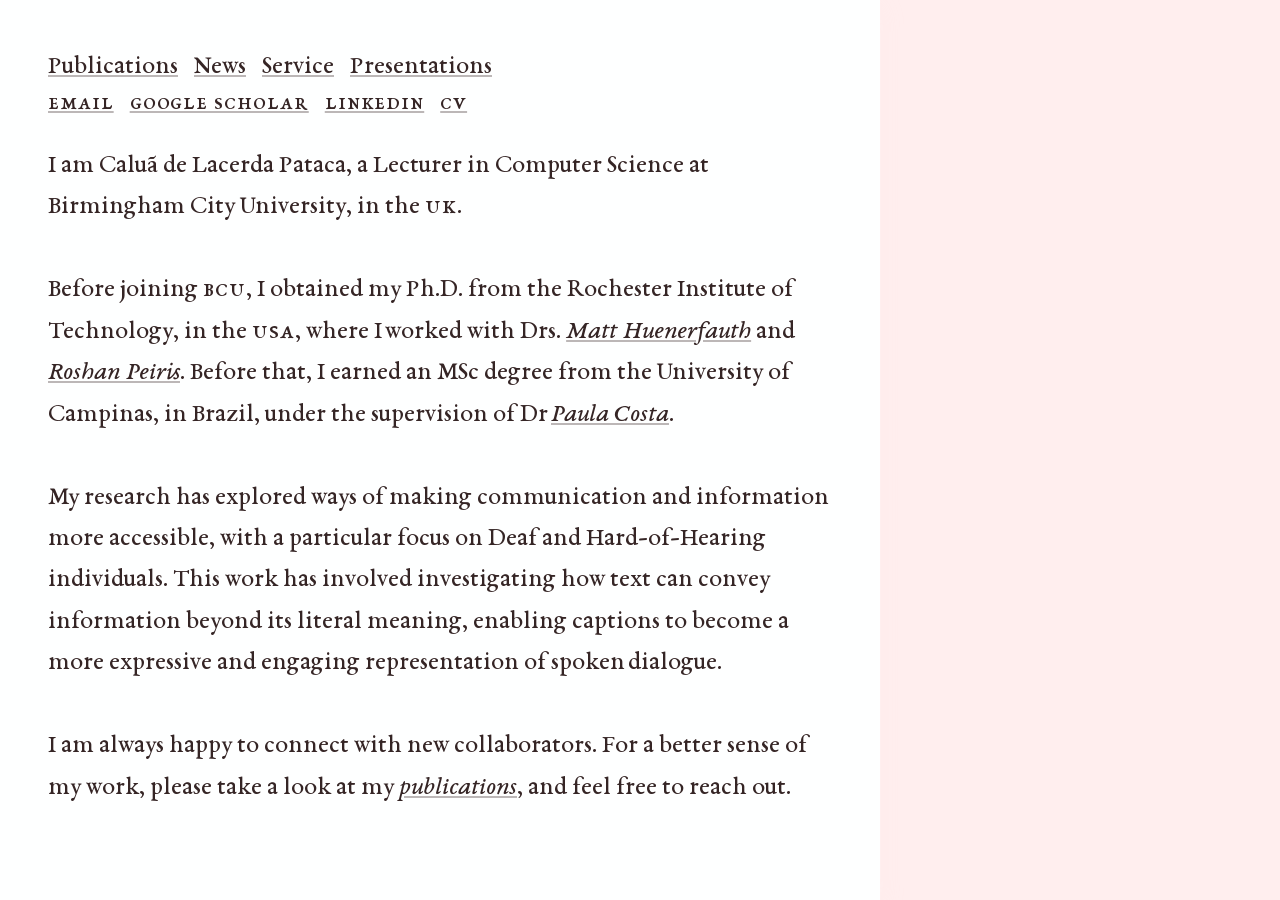
<file: index.html>
<!DOCTYPE html>
<html>

<head>
  <meta charset="utf-8" />
  <meta http-equiv="X-UA-Compatible" content="IE=edge" />
  <title>Caluã de Lacerda Pataca / Lecturer in Computer Science</title>
  <meta name="description"
    content="Personal website of Caluã de Lacerda Pataca, Lecturer in Computer Science at Birmingham City University, working on accessibility, caption design, and inclusive communication." />

  <meta name="viewport" content="width=device-width, initial-scale=1" />

  <link data-n-head="ssr" rel="icon"
    href="data:image/svg+xml,<svg xmlns=%22http://www.w3.org/2000/svg%22 viewBox=%220 0 100 100%22><text y=%22.9em%22 font-size=%2290%22>🌻</text></svg>" />
  <script data-n-head="ssr" src="https://cloud.umami.is/script.js" defer
    data-website-id="608de876-af07-40ec-b007-43254eeeaac6"></script>
  <link rel="preload" href="./fonts/EB-Garamond/EBGaramond08-Regular.woff2" as="font" type="font/woff2" crossorigin>
  <link rel="preload" href="./fonts/EB-Garamond/EBGaramond08-Italic.woff2" as="font" type="font/woff2" crossorigin>
  <link rel="stylesheet" href="./css/reset.css" />
  <link rel="stylesheet" href="./css/styles.css" />
</head>

<body>
  <nav class="contact">
    <ul class="nav-internal">
      <li><a href="./publications.html">Publications</a></li>
      <li><a href="./news.html">News</a></li>
      <li><a href="./service.html">Service</a></li>
      <li><a href="./presentations.html">Presentations</a></li>
    </ul>

    <ul class="nav-external">
      <li><a href="mailto:calua.pataca@gmail.com">Email</a></li>
      <li><a href="https://scholar.google.com/citations?user=XVUen9MAAAAJ&hl=en" target="_blank">Google Scholar</a></li>
      <li><a href="https://linkedin.com/in/calua" target="_blank">LinkedIn</a></li>
      <li><a href="./files/CV_Calua_de_Lacerda_Pataca.pdf"><span class="sc">CV</span></a></li>
    </ul>
  </nav>
  <main>
    <p>
      I am Caluã de Lacerda Pataca, a Lecturer in Computer Science at
      Birmingham City University, in the
      <span class="sc">UK</span>.
    </p>

    <p>
      Before joining <span class="sc">BCU</span>, I obtained my Ph.D. from the
      Rochester Institute of Technology, in the <span class="sc">USA</span>,
      where I&nbsp;worked with Drs.
      <a href="https://huenerfauth.ist.rit.edu/">Matt Huenerfauth</a> and
      <a href="https://www.roshanpeiris.com/">Roshan Peiris</a>. Before that,
      I earned an MSc degree from the University of Campinas, in Brazil, under the
      supervision of Dr&nbsp;<a href="https://pdpcosta.github.io/">Paula&nbsp;Costa</a>.
    </p>

    <p>
      My research has explored ways of making communication and information
      more accessible, with a particular focus on Deaf and Hard-of-Hearing
      individuals. This work has involved investigating how text can convey
      information beyond its literal meaning, enabling captions to become a
      more expressive and engaging representation of spoken&nbsp;dialogue.
    </p>

    <p>
      I am always happy to connect with new collaborators. For a better sense
      of my work, please take a look at my
      <a href="./publications.html">publications</a>, and feel free to reach
      out.
    </p>
  </main>
</body>

</html>
</file>
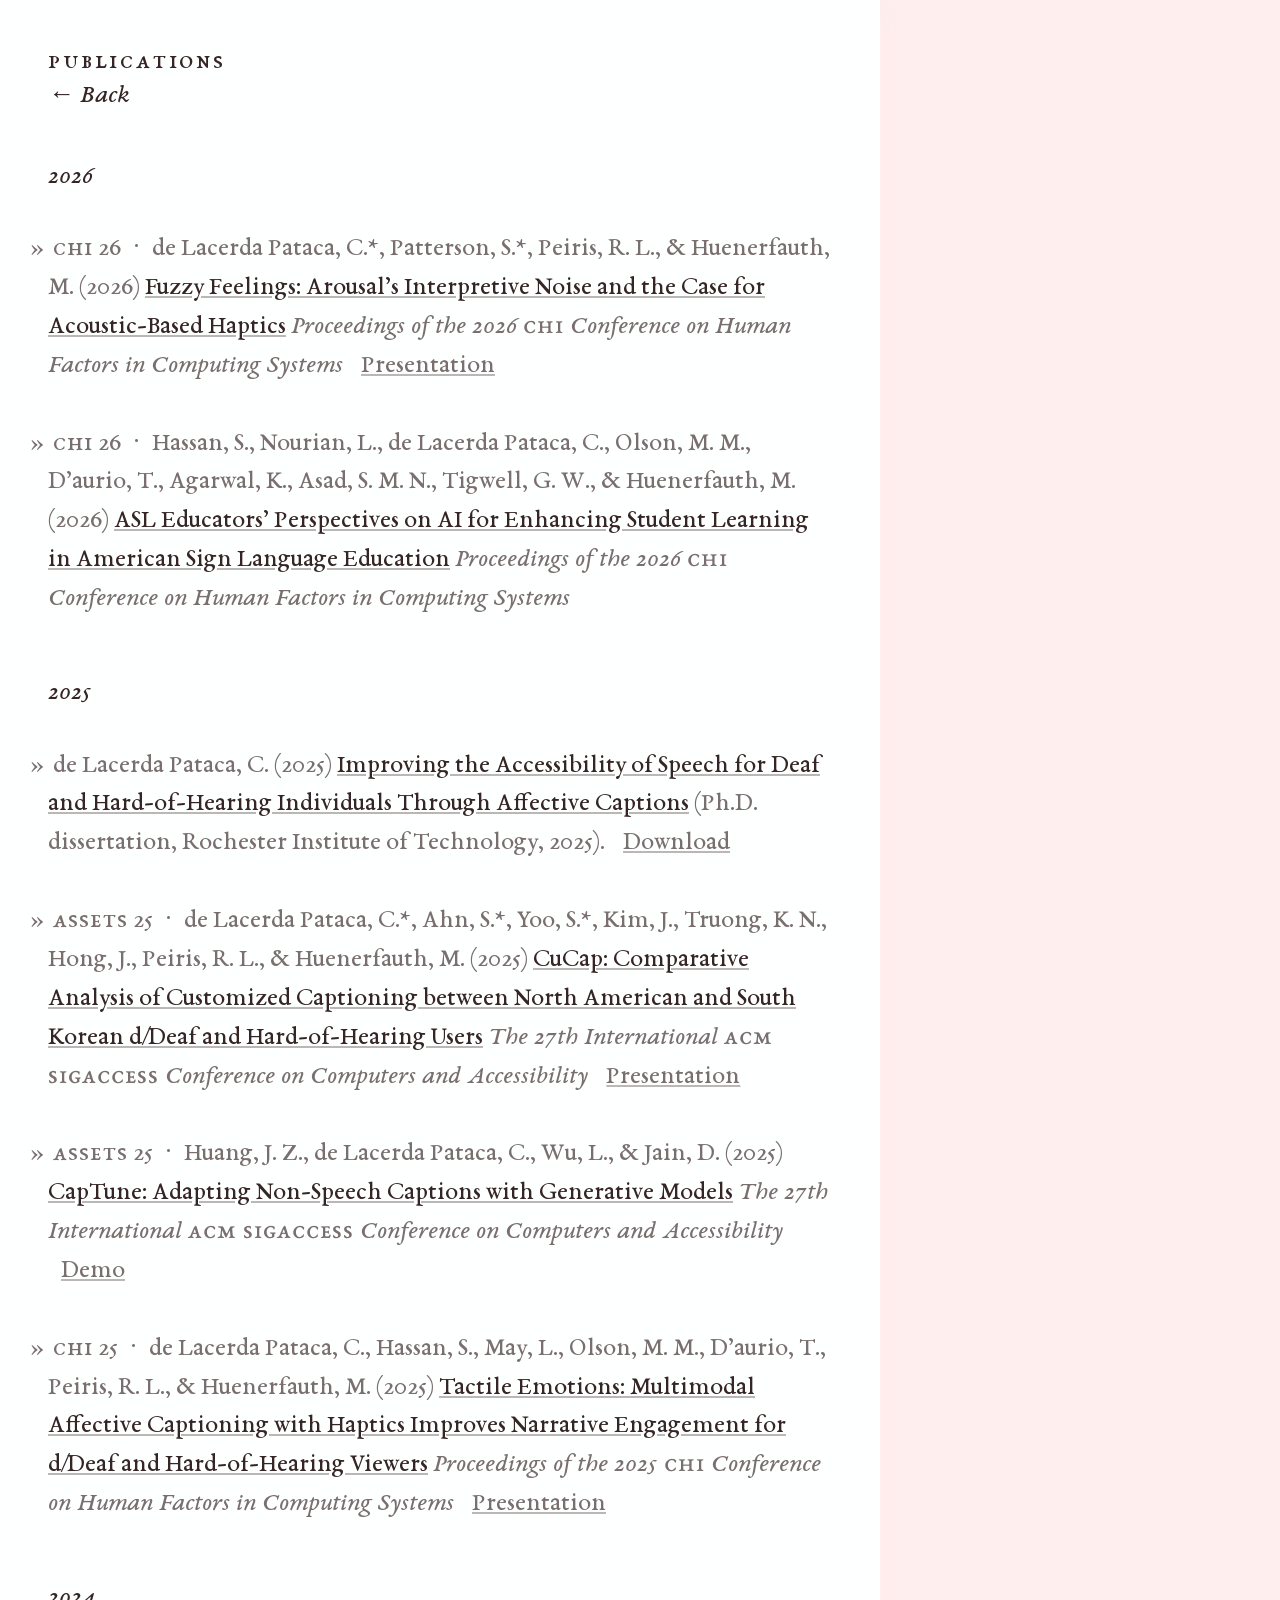
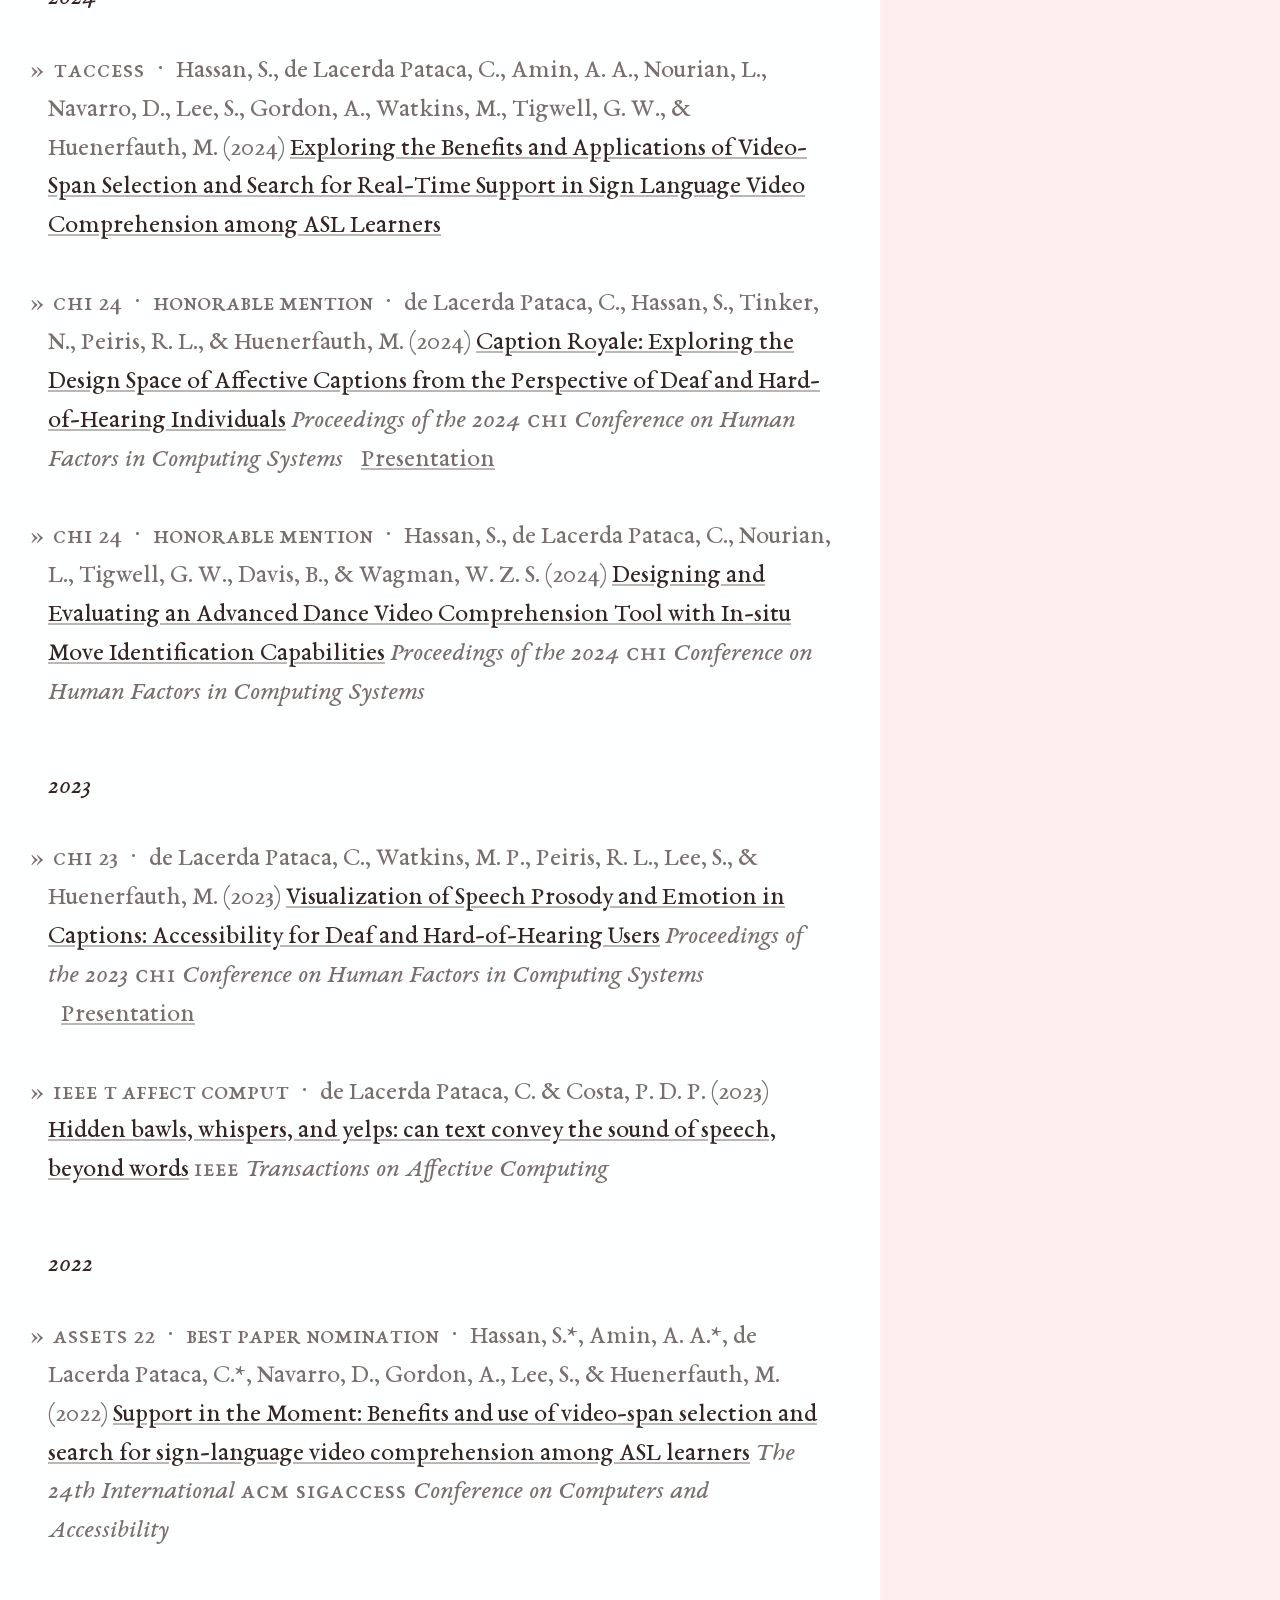
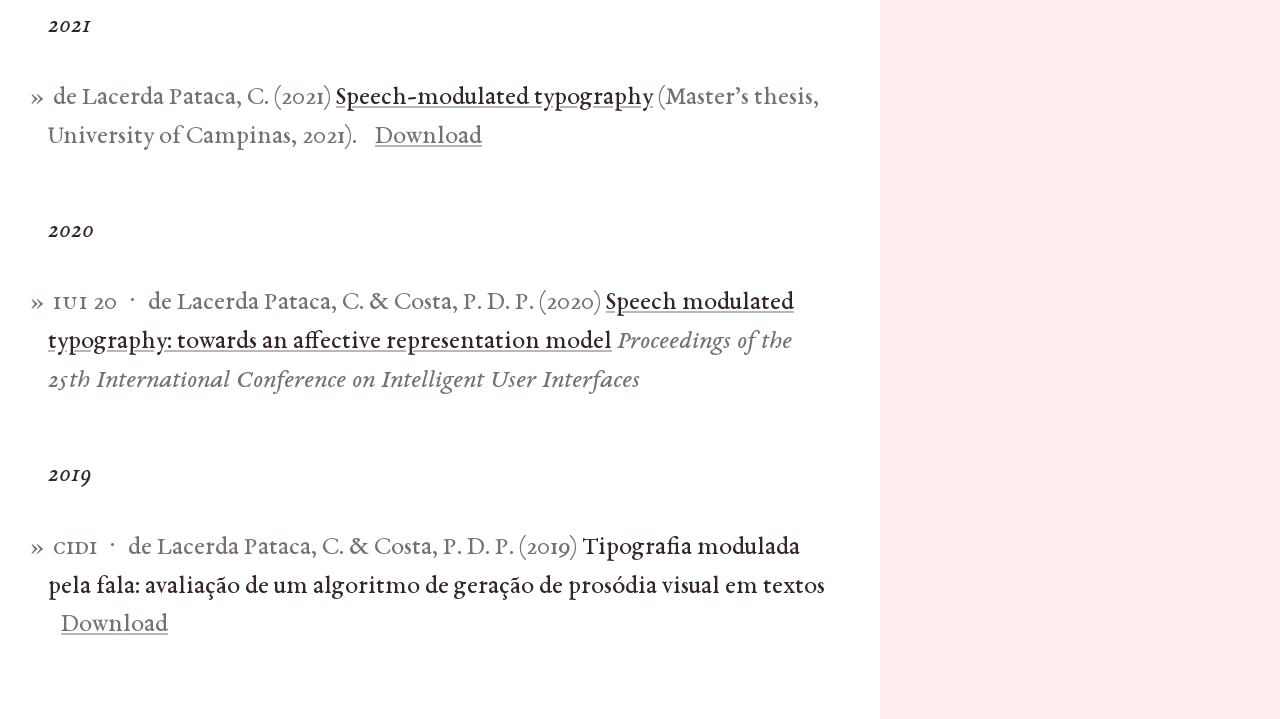
<file: publications.html>
<!DOCTYPE html>
<html>

<head>
  <meta charset="utf-8" />
  <meta http-equiv="X-UA-Compatible" content="IE=edge" />
  <title>Publications / Caluã de Lacerda Pataca</title>
  <meta name="description"
    content="Publications by Caluã de Lacerda Pataca, Lecturer in Computer Science at Birmingham City University, focused on accessibility, captioning, and Deaf and Hard-of-Hearing communication." />
  <meta name="viewport" content="width=device-width, initial-scale=1" />

  <link data-n-head="ssr" rel="icon"
    href="data:image/svg+xml,<svg xmlns=%22http://www.w3.org/2000/svg%22 viewBox=%220 0 100 100%22><text y=%22.9em%22 font-size=%2290%22>🌻</text></svg>" />
  <script data-n-head="ssr" src="https://cloud.umami.is/script.js" defer
    data-website-id="608de876-af07-40ec-b007-43254eeeaac6"></script>
  <link rel="preload" href="./fonts/EB-Garamond/EBGaramond08-Regular.woff2" as="font" type="font/woff2" crossorigin>
  <link rel="preload" href="./fonts/EB-Garamond/EBGaramond08-Italic.woff2" as="font" type="font/woff2" crossorigin>
  <link rel="stylesheet" href="./css/reset.css" />
  <link rel="stylesheet" href="./css/styles.css" />
</head>

<body>
  <h1>Publications</h1>
  <a href="./" class="back-home">← Back</a>
  <ul class="content-list publications">
    <!-- PUBLICATIONS:START -->
  <h2>2026</h2>
  <ul class="content-list publications">
      <li>
        <span class="venue-tag"><span class="sc">CHI</span> 26</span>
        <span class="authors"><span class="me-the-author">de Lacerda Pataca, C.*</span>, Patterson, S.*, Peiris, R. L., &amp; Huenerfauth, M.</span>
        (2026)
        <a href="https://dl.acm.org/doi/10.1145/3772318.3793421" class="paper-title">Fuzzy Feelings: Arousal’s Interpretive Noise and the Case for Acoustic-Based Haptics</a>
        <em>Proceedings of the 2026 <span class="sc">CHI</span> Conference on Human Factors in Computing Systems</em>
        <a href="https://www.youtube.com/watch?v=Xv72Aiy6bvo" class="youtube-link">Presentation</a>
      </li>
      <li>
        <span class="venue-tag"><span class="sc">CHI</span> 26</span>
        <span class="authors">Hassan, S., Nourian, L., <span class="me-the-author">de Lacerda Pataca, C.</span>, Olson, M. M., D’aurio, T., Agarwal, K., Asad, S. M. N., Tigwell, G. W., &amp; Huenerfauth, M.</span>
        (2026)
        <a href="https://dl.acm.org/doi/10.1145/3772318.3791928" class="paper-title">ASL Educators’ Perspectives on AI for Enhancing Student Learning in American Sign Language Education</a>
        <em>Proceedings of the 2026 <span class="sc">CHI</span> Conference on Human Factors in Computing Systems</em>
      </li>
  </ul>
  <h2>2025</h2>
  <ul class="content-list publications">
      <li>
        <span class="authors me-the-author">de Lacerda Pataca, C.</span>
        (2025)
        <a href="https://repository.rit.edu/theses/12338/" class="paper-title">Improving the Accessibility of Speech for Deaf and Hard-of-Hearing Individuals Through Affective Captions</a>
        (Ph.D. dissertation, Rochester Institute of Technology, 2025). <a href="/files/phd_dissertation.pdf" class="download-link">Download</a>
      </li>
      <li>
        <span class="venue-tag"><span class="sc">ASSETS</span> 25</span>
        <span class="authors"><span class="me-the-author">de Lacerda Pataca, C.*</span>, Ahn, S.*, Yoo, S.*, Kim, J., Truong, K. N., Hong, J., Peiris, R. L., &amp; Huenerfauth, M.</span>
        (2025)
        <a href="https://dl.acm.org/doi/full/10.1145/3663547.3746400" class="paper-title">CuCap: Comparative Analysis of Customized Captioning between North American and South Korean d/Deaf and Hard-of-Hearing Users</a>
        <em>The 27th International <span class="sc">ACM</span> <span class="sc">SIGACCESS</span> Conference on Computers and Accessibility</em>
        <a href="https://youtu.be/KKHExz4NJt8" class="youtube-link">Presentation</a>
      </li>
      <li>
        <span class="venue-tag"><span class="sc">ASSETS</span> 25</span>
        <span class="authors">Huang, J. Z., <span class="me-the-author">de Lacerda Pataca, C.</span>, Wu, L., &amp; Jain, D.</span>
        (2025)
        <a href="https://dl.acm.org/doi/10.1145/3663547.3746346" class="paper-title">CapTune: Adapting Non-Speech Captions with Generative Models</a>
        <em>The 27th International <span class="sc">ACM</span> <span class="sc">SIGACCESS</span> Conference on Computers and Accessibility</em>
        <a href="https://dl.acm.org/doi/10.1145/3663547.3759724" class="download-link">Demo</a>
      </li>
      <li>
        <span class="venue-tag"><span class="sc">CHI</span> 25</span>
        <span class="authors"><span class="me-the-author">de Lacerda Pataca, C.</span>, Hassan, S., May, L., Olson, M. M., D’aurio, T., Peiris, R. L., &amp; Huenerfauth, M.</span>
        (2025)
        <a href="https://dl.acm.org/doi/10.1145/3706598.3713304" class="paper-title">Tactile Emotions: Multimodal Affective Captioning with Haptics Improves Narrative Engagement for d/Deaf and Hard-of-Hearing Viewers</a>
        <em>Proceedings of the 2025 <span class="sc">CHI</span> Conference on Human Factors in Computing Systems</em>
        <a href="https://www.youtube.com/watch?v=Bz_qZBOHw5U" class="youtube-link">Presentation</a>
      </li>
  </ul>
  <h2>2024</h2>
  <ul class="content-list publications">
      <li>
        <span class="venue-tag"><span class="sc">TACCESS</span></span>
        <span class="authors">Hassan, S., <span class="me-the-author">de Lacerda Pataca, C.</span>, Amin, A. A., Nourian, L., Navarro, D., Lee, S., Gordon, A., Watkins, M., Tigwell, G. W., &amp; Huenerfauth, M.</span>
        (2024)
        <a href="https://dl.acm.org/doi/10.1145/3690647" class="paper-title">Exploring the Benefits and Applications of Video-Span Selection and Search for Real-Time Support in Sign Language Video Comprehension among ASL Learners</a>
      </li>
      <li>
        <span class="venue-tag"><span class="sc">CHI</span> 24</span>
        <span class="award">Honorable Mention</span>
        <span class="authors"><span class="me-the-author">de Lacerda Pataca, C.</span>, Hassan, S., Tinker, N., Peiris, R. L., &amp; Huenerfauth, M.</span>
        (2024)
        <a href="https://dl.acm.org/doi/10.1145/3613904.3642258" class="paper-title">Caption Royale: Exploring the Design Space of Affective Captions from the Perspective of Deaf and Hard-of-Hearing Individuals</a>
        <em>Proceedings of the 2024 <span class="sc">CHI</span> Conference on Human Factors in Computing Systems</em>
        <a href="https://www.youtube.com/watch?v=53jOrFtroSE" class="youtube-link">Presentation</a>
      </li>
      <li>
        <span class="venue-tag"><span class="sc">CHI</span> 24</span>
        <span class="award">Honorable Mention</span>
        <span class="authors">Hassan, S., <span class="me-the-author">de Lacerda Pataca, C.</span>, Nourian, L., Tigwell, G. W., Davis, B., &amp; Wagman, W. Z. S.</span>
        (2024)
        <a href="https://dl.acm.org/doi/full/10.1145/3613904.3642710" class="paper-title">Designing and Evaluating an Advanced Dance Video Comprehension Tool with In-situ Move Identification Capabilities</a>
        <em>Proceedings of the 2024 <span class="sc">CHI</span> Conference on Human Factors in Computing Systems</em>
      </li>
  </ul>
  <h2>2023</h2>
  <ul class="content-list publications">
      <li>
        <span class="venue-tag"><span class="sc">CHI</span> 23</span>
        <span class="authors"><span class="me-the-author">de Lacerda Pataca, C.</span>, Watkins, M. P., Peiris, R. L., Lee, S., &amp; Huenerfauth, M.</span>
        (2023)
        <a href="https://dl.acm.org/doi/10.1145/3544548.3581511" class="paper-title">Visualization of Speech Prosody and Emotion in Captions: Accessibility for Deaf and Hard-of-Hearing Users</a>
        <em>Proceedings of the 2023 <span class="sc">CHI</span> Conference on Human Factors in Computing Systems</em>
        <a href="https://www.youtube.com/watch?v=ijG6jj6bpxA" class="youtube-link">Presentation</a>
      </li>
      <li>
        <span class="venue-tag"><span class="sc">IEEE</span> T AFFECT COMPUT</span>
        <span class="authors"><span class="me-the-author">de Lacerda Pataca, C.</span> &amp; Costa, P. D. P.</span>
        (2023)
        <a href="https://ieeexplore.ieee.org/document/9773993" class="paper-title">Hidden bawls, whispers, and yelps: can text convey the sound of speech, beyond words</a>
        <em><span class="sc">IEEE</span> Transactions on Affective Computing</em>
      </li>
  </ul>
  <h2>2022</h2>
  <ul class="content-list publications">
      <li>
        <span class="venue-tag"><span class="sc">ASSETS</span> 22</span>
        <span class="award">Best Paper Nomination</span>
        <span class="authors">Hassan, S.*, Amin, A. A.*, <span class="me-the-author">de Lacerda Pataca, C.*</span>, Navarro, D., Gordon, A., Lee, S., &amp; Huenerfauth, M.</span>
        (2022)
        <a href="https://dl.acm.org/doi/10.1145/3517428.3544883" class="paper-title">Support in the Moment: Benefits and use of video-span selection and search for sign-language video comprehension among ASL learners</a>
        <em>The 24th International <span class="sc">ACM</span> <span class="sc">SIGACCESS</span> Conference on Computers and Accessibility</em>
      </li>
  </ul>
  <h2>2021</h2>
  <ul class="content-list publications">
      <li>
        <span class="authors me-the-author">de Lacerda Pataca, C.</span>
        (2021)
        <a href="https://repositorio.unicamp.br/acervo/detalhe/1241950" class="paper-title">Speech-modulated typography</a>
        (Master’s thesis, University of Campinas, 2021). <a href="/files/2020_10_Thesis_MSc_Calua_Pataca.pdf" class="download-link">Download</a>
      </li>
  </ul>
  <h2>2020</h2>
  <ul class="content-list publications">
      <li>
        <span class="venue-tag"><span class="sc">IUI</span> 20</span>
        <span class="authors"><span class="me-the-author">de Lacerda Pataca, C.</span> &amp; Costa, P. D. P.</span>
        (2020)
        <a href="https://dl.acm.org/doi/10.1145/3377325.3377526" class="paper-title">Speech modulated typography: towards an affective representation model</a>
        <em>Proceedings of the 25th International Conference on Intelligent User Interfaces</em>
      </li>
  </ul>
  <h2>2019</h2>
  <ul class="content-list publications">
      <li>
        <span class="venue-tag">CIDI</span>
        <span class="authors"><span class="me-the-author">de Lacerda Pataca, C.</span> &amp; Costa, P. D. P.</span>
        (2019)
        <span class="paper-title">Tipografia modulada pela fala: avaliação de um algoritmo de geração de prosódia visual em textos</span>
        <a href="/files/4.0314.pdf" class="download-link">Download</a>
      </li>
  </ul>
<!-- PUBLICATIONS:END -->
  </ul>
</body>

</html>
</file>
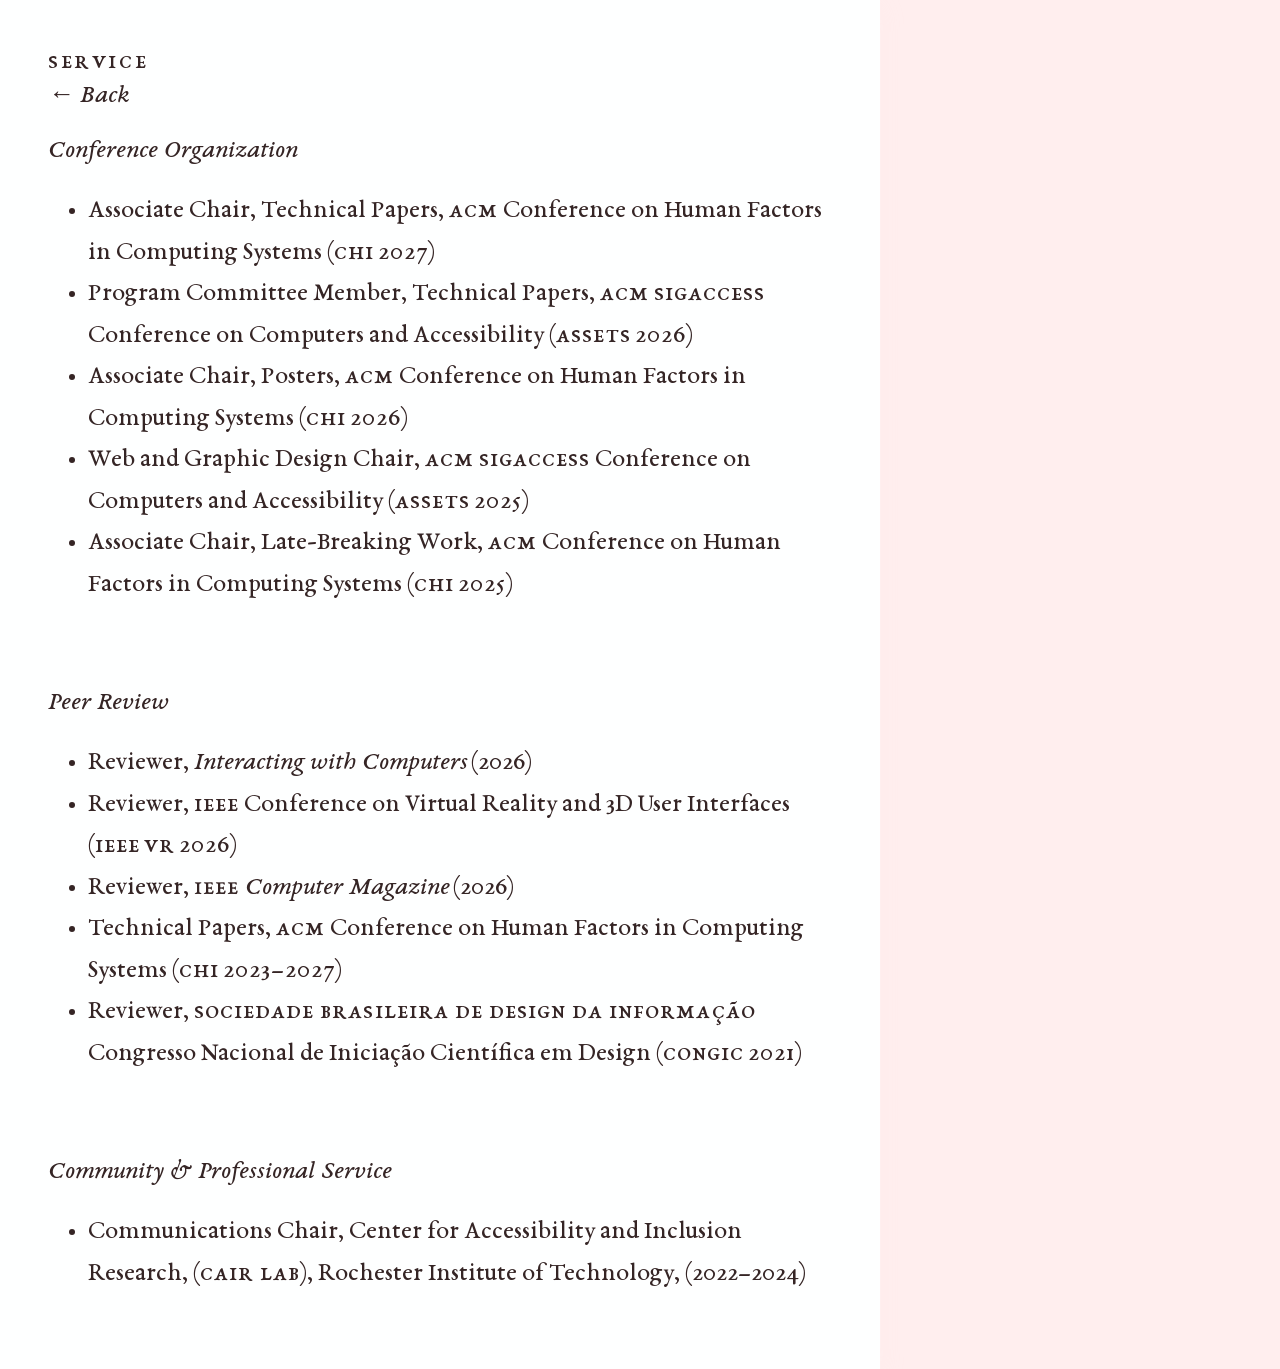
<file: service.html>
<!DOCTYPE html>
<html>

<head>
  <meta charset="utf-8" />
  <meta http-equiv="X-UA-Compatible" content="IE=edge" />
  <title>Service / Caluã de Lacerda Pataca</title>
  <meta name="description"
    content="Academic and professional service by Caluã de Lacerda Pataca, including conference organization and peer review in HCI and accessibility." />
  <meta name="viewport" content="width=device-width, initial-scale=1" />

  <link rel="icon"
    href="data:image/svg+xml,<svg xmlns=%22http://www.w3.org/2000/svg%22 viewBox=%220 0 100 100%22><text y=%22.9em%22 font-size=%2290%22>🌻</text></svg>" />

  <script src="https://cloud.umami.is/script.js" defer data-website-id="608de876-af07-40ec-b007-43254eeeaac6"></script>

  <link rel="preload" href="./fonts/EB-Garamond/EBGaramond08-Regular.woff2" as="font" type="font/woff2" crossorigin>
  <link rel="preload" href="./fonts/EB-Garamond/EBGaramond08-Italic.woff2" as="font" type="font/woff2" crossorigin>
  <link rel="stylesheet" href="./css/reset.css" />
  <link rel="stylesheet" href="./css/styles.css" />
</head>

<body>
  <h1>Service</h1>
  <a href="./" class="back-home">← Back</a>

  <main>
    <!-- SERVICE:START -->
    <section>
      <h2>Conference Organization</h2>
      <ul>
        <li>Associate Chair, Technical Papers, <span class="sc">ACM</span> Conference on Human Factors in Computing Systems (<span class="sc">CHI 2027</span>)</li>
        <li>Program Committee Member, Technical Papers, <span class="sc">ACM</span> <span class="sc">SIGACCESS</span> Conference on Computers and Accessibility (<span class="sc">ASSETS 2026</span>)</li>
        <li>Associate Chair, Posters, <span class="sc">ACM</span> Conference on Human Factors in Computing Systems (<span class="sc">CHI 2026</span>)</li>
        <li>Web and Graphic Design Chair, <span class="sc">ACM</span> <span class="sc">SIGACCESS</span> Conference on Computers and Accessibility (<span class="sc">ASSETS 2025</span>)</li>
        <li>Associate Chair, Late-Breaking Work, <span class="sc">ACM</span> Conference on Human Factors in Computing Systems (<span class="sc">CHI 2025</span>)</li>
      </ul>
    </section>

    <section>
      <h2>Peer Review</h2>
      <ul>
        <li>Reviewer, <em>Interacting with Computers</em>&nbsp;(2026)</li>
        <li>Reviewer, <span class="sc">IEEE</span> Conference on Virtual Reality and 3D User Interfaces (<span class="sc">IEEE VR 2026</span>)</li>
        <li>Reviewer, <em><span class="sc">IEEE</span> Computer Magazine</em>&nbsp;(2026)</li>
        <li>Technical Papers, <span class="sc">ACM</span> Conference on Human Factors in Computing Systems (<span class="sc">CHI 2023–2027</span>)</li>
        <li>Reviewer, <span class="sc">Sociedade Brasileira de Design da Informação</span> Congresso Nacional de Iniciação Científica em Design (<span class="sc">CONGIC 2021</span>)</li>
      </ul>
    </section>

    <section>
      <h2>Community &amp; Professional Service</h2>
      <ul>
        <li>Communications Chair, Center for Accessibility and Inclusion Research, (<span class="sc">CAIR Lab</span>), Rochester Institute of Technology, (2022–2024)</li>
      </ul>
    </section>
    <!-- SERVICE:END -->
  </main>
</body>

</html>
</file>
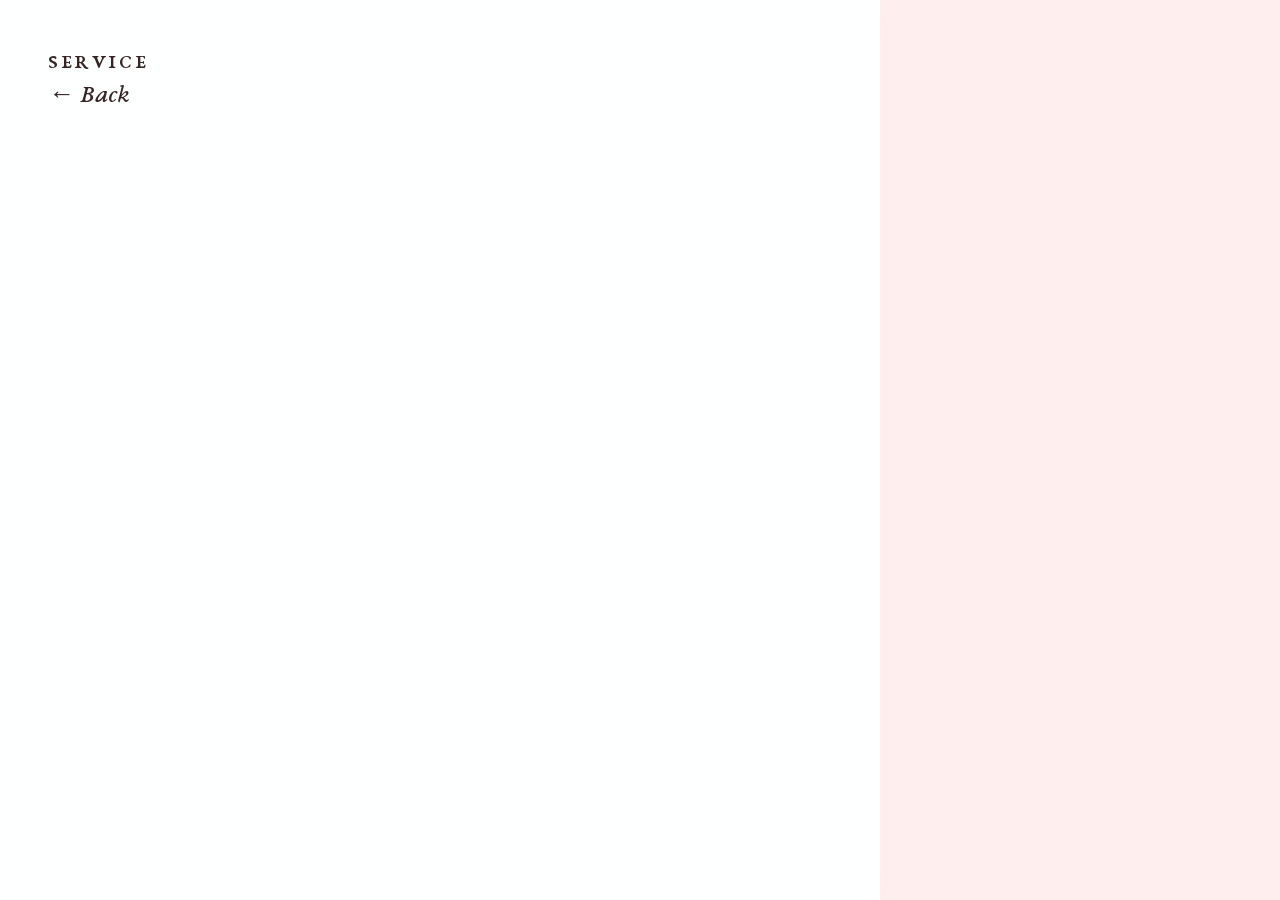
<file: service_raw.html>
<!DOCTYPE html>
<html>

<head>
  <meta charset="utf-8" />
  <meta http-equiv="X-UA-Compatible" content="IE=edge" />
  <title>Service / Caluã de Lacerda Pataca</title>
  <meta name="description"
    content="Academic and professional service by Caluã de Lacerda Pataca, including conference organization and peer review in HCI and accessibility." />
  <meta name="viewport" content="width=device-width, initial-scale=1" />

  <link rel="icon"
    href="data:image/svg+xml,<svg xmlns=%22http://www.w3.org/2000/svg%22 viewBox=%220 0 100 100%22><text y=%22.9em%22 font-size=%2290%22>🌻</text></svg>" />

  <script src="https://cloud.umami.is/script.js" defer data-website-id="608de876-af07-40ec-b007-43254eeeaac6"></script>

  <link rel="preload" href="./fonts/EB-Garamond/EBGaramond08-Regular.woff2" as="font" type="font/woff2" crossorigin>
  <link rel="preload" href="./fonts/EB-Garamond/EBGaramond08-Italic.woff2" as="font" type="font/woff2" crossorigin>
  <link rel="stylesheet" href="./css/reset.css" />
  <link rel="stylesheet" href="./css/styles.css" />
</head>

<body>
  <h1>Service</h1>
  <a href="./" class="back-home">← Back</a>

  <main>
    <!-- SERVICE:START -->
    <!-- SERVICE:END -->
  </main>
</body>

</html>
</file>
<file: css/styles.css>
@font-face {
  font-family: 'EB Garamond';
  font-style: italic;
  font-weight: 400 800;
  font-display: swap;
  src: url('../fonts/EB-Garamond/EBGaramond08-Italic.woff2') format('woff2');
  unicode-range: U+0-FF, U+131, U+152-153, U+2BB-2BC, U+2C6, U+2DA, U+2DC, U+304,
    U+308, U+329, U+2000-206F, U+20AC, U+2122, U+2191, U+2193, U+2212, U+2215,
    U+FEFF, U+FFFD;
}

@font-face {
  font-family: 'EB Garamond';
  font-style: normal;
  font-weight: 400 800;
  font-display: swap;
  src: url('../fonts/EB-Garamond/EBGaramond08-Regular.woff2') format('woff2');
  unicode-range: U+0-FF, U+131, U+152-153, U+2BB-2BC, U+2C6, U+2DA, U+2DC, U+304,
    U+308, U+329, U+2000-206F, U+20AC, U+2122, U+2191, U+2193, U+2212, U+2215,
    U+FEFF, U+FFFD;
}

html {
  background: #ffeeee;
}

:root {
  --color-a: #352525;
  --color-b: #feffff;
  --default-font-size: 1.62rem;
  --faded-color: rgb(from var(--color-a) r g b / 66%);
  --small-font-size: calc(var(--default-font-size) * 0.9);
}

body {
  /* font-family: 'Literata', serif; */
  font-family: 'EB Garamond', serif;
  font-variant-numeric: oldstyle-nums;
  font-optical-sizing: auto;
  font-style: normal;
  font-weight: 450;
  padding: max(min(4vw, 3rem), 2rem);
  max-width: 55rem;
  background-color: var(--color-b);
  margin: 0;
  box-shadow: rgba(255, 238, 238, 0.15) 0px 6px 24px 0px,
    rgba(255, 238, 238, 0.2) 0px 0px 0px 1px;
}

p,
li,
*,
a {
  color: var(--color-a);
}

.back-home {
  font-size: var(--default-font-size);
  text-decoration: none;
}

main {
  font-size: var(--default-font-size);
  line-height: 1.6;
}

a {
  text-decoration-color: rgb(from var(--color-a) r g b / 33%);
}

a:not(li a) {
  font-style: italic;
}

.sc {
  text-transform: lowercase;
  font-variant-caps: small-caps;
  letter-spacing: 0.04em;
}

.venue-tag,
.forthcoming,
.award {
  text-transform: lowercase;
  font-variant: small-caps;
  font-variant-caps: small-caps;
}

.venue-tag::after,
.forthcoming::after,
.award::after {
  content: '·';
  display: inline-block;
  margin-inline: 1ch 0.6ch;
}

.download-link,
.youtube-link {
  display: inline-block;
  margin-inline: 1ch 0;
}

strong {
  font-weight: 700;
}

p {
  margin: 0;
}

p+p {
  margin-top: 1lh;
}

.content-list {
  font-size: var(--default-font-size);
  line-height: 1.5;
  font-weight: 400;
  list-style: none;
  padding: 0;
  display: flex;
  flex-direction: column;
  gap: 1lh;
  /* font-family: 'Inter', sans-serif; */
}

.content-list.publications li,
.content-list.publications span.authors,
.content-list.publications em,
.content-list.publications .venue-tag,
.content-list.publications .forthcoming,
.content-list.publications .download-link,
.content-list.publications .youtube-link,
.content-list.publications .award,
.content-list.publications .sc,
.content-list.publications .me-the-author {
  color: var(--faded-color);
  /* font-weight: 350; */
}

.content-list a {
  /* text-decoration-color: currentColor; */
}

.paper-title {
  color: rgb(from var(--color-a) r g b / 100%);
  /* font-weight: 500; */
}

.content-list.publications li:before {
  content: '»';
  display: inline-block;
  width: 1.5ch;
  margin-left: -1.5ch;
}

.content-list.news time,
.content-list.presentations time {
  font-variant: small-caps;
  font-variant-caps: small-caps;
  text-transform: lowercase;
  font-size: var(--small-font-size);
  display: block;
}

.content-list.news .news-text {
  display: block;
}


h1 {
  font-size: var(--default-font-size);
  font-weight: 700;
  text-transform: lowercase;
  font-variant-caps: small-caps;
  letter-spacing: 0.1em;
  margin: 0;
}

h2 {
  font-size: var(--default-font-size);
  font-style: italic;
}

section+section {
  margin-top: 2lh;

}

.pattern-hr {
  border: none;
  height: 3px;
  margin: 3lh 0 1lh;
  background: repeating-linear-gradient(to right,
      currentColor 0,
      currentColor 1ch,
      transparent 1ch,
      transparent 1.5ch);
  opacity: 0.5;
}


nav+p,
p+nav {
  margin-top: 1lh;
}

nav {
  margin-bottom: 1lh;
  display: flex;
  flex-direction: column;
  gap: 0;
}

nav ul li {
  font-size: var(--default-font-size);
}

nav ul {
  list-style: none;
  padding: 0;
  margin: 0;
  display: flex;
  flex-wrap: wrap;
  column-gap: 1rem;
}

/* internal row should never split across lines */
nav ul.nav-internal {
  flex-wrap: nowrap;
}

nav ul.nav-external li {
  font-size: var(--small-font-size);
  text-transform: lowercase;
  font-variant-caps: small-caps;
  letter-spacing: 0.04em;
}

nav ul.nav-external li a {}

.crossed-out {
  text-decoration: line-through;
  font-style: italic;
  color: rgb(from var(--color-a) r g b / 25%)
}

.emoji {
  width: 2ch;
  max-height: 1.7ch;
  vertical-align: -0.3ch;
  display: inline-block;
}
</file>
